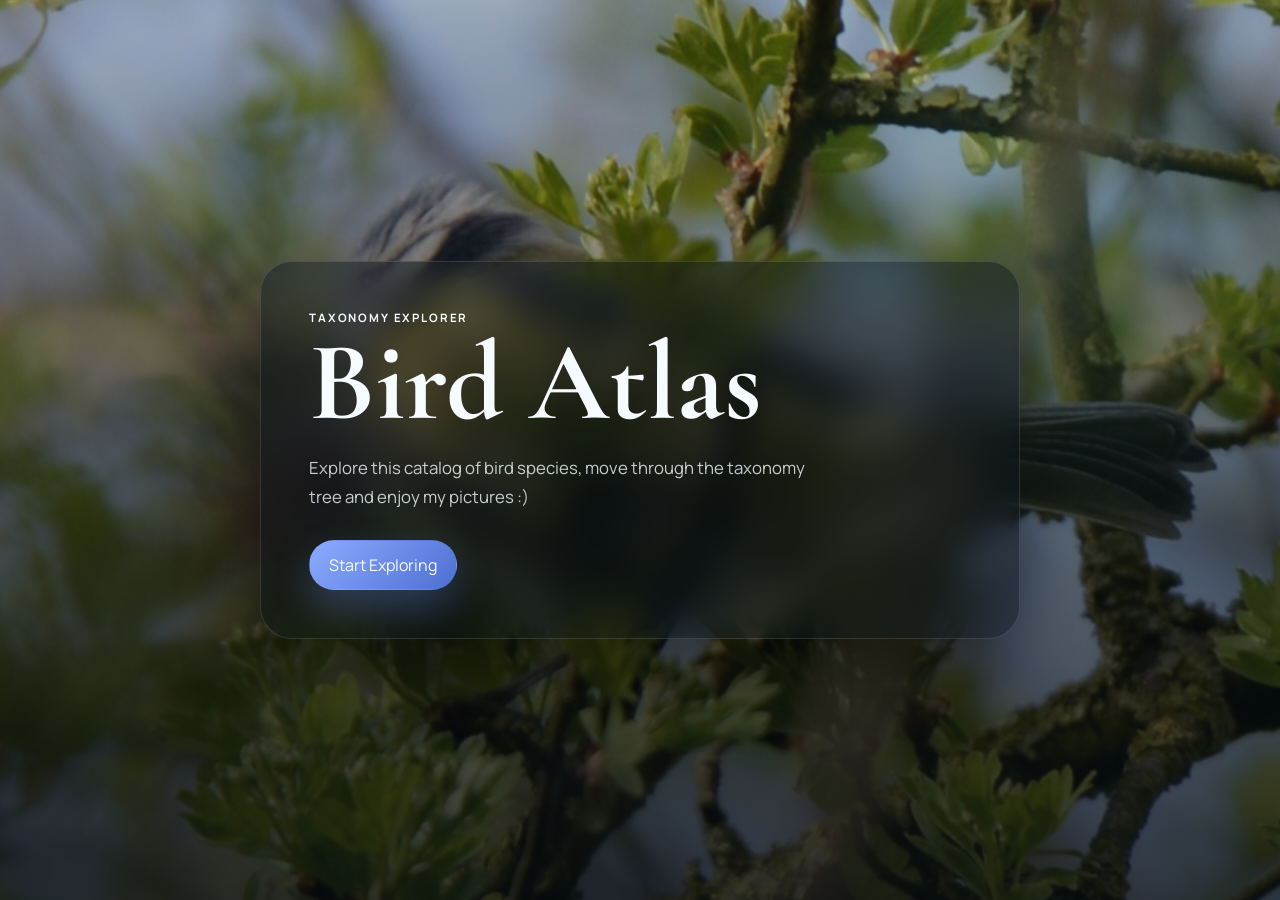
<file: index.html>
<!DOCTYPE html>
<html lang="en">
  <head>
    <meta charset="UTF-8" />
    <meta name="viewport" content="width=device-width, initial-scale=1.0" />
    <title>Bird Atlas</title>
    <link rel="preconnect" href="https://fonts.googleapis.com" />
    <link rel="preconnect" href="https://fonts.gstatic.com" crossorigin />
    <link
      href="https://fonts.googleapis.com/css2?family=Cormorant+Garamond:wght@500;600;700&family=Manrope:wght@400;500;600;700&display=swap"
      rel="stylesheet"
    />
    <link rel="stylesheet" href="./styles-dark.css" />
  </head>
  <body>
    <div class="page-shell">
      <section class="hero-screen" aria-labelledby="hero-title">
        <div class="hero-screen__backdrop"></div>
        <div class="hero-screen__content">
          <p class="eyebrow">Taxonomy explorer</p>
          <h1 id="hero-title">Bird Atlas</h1>
          <p class="hero-copy">
            Explore this catalog of bird species, move through the taxonomy
            tree and enjoy my pictures :)
          </p>
          <div class="hero-actions">
            <a class="primary-button" href="./browse.html">
              Start Exploring
            </a>
          </div>
        </div>
      </section>
    </div>
  </body>
</html>
</file>
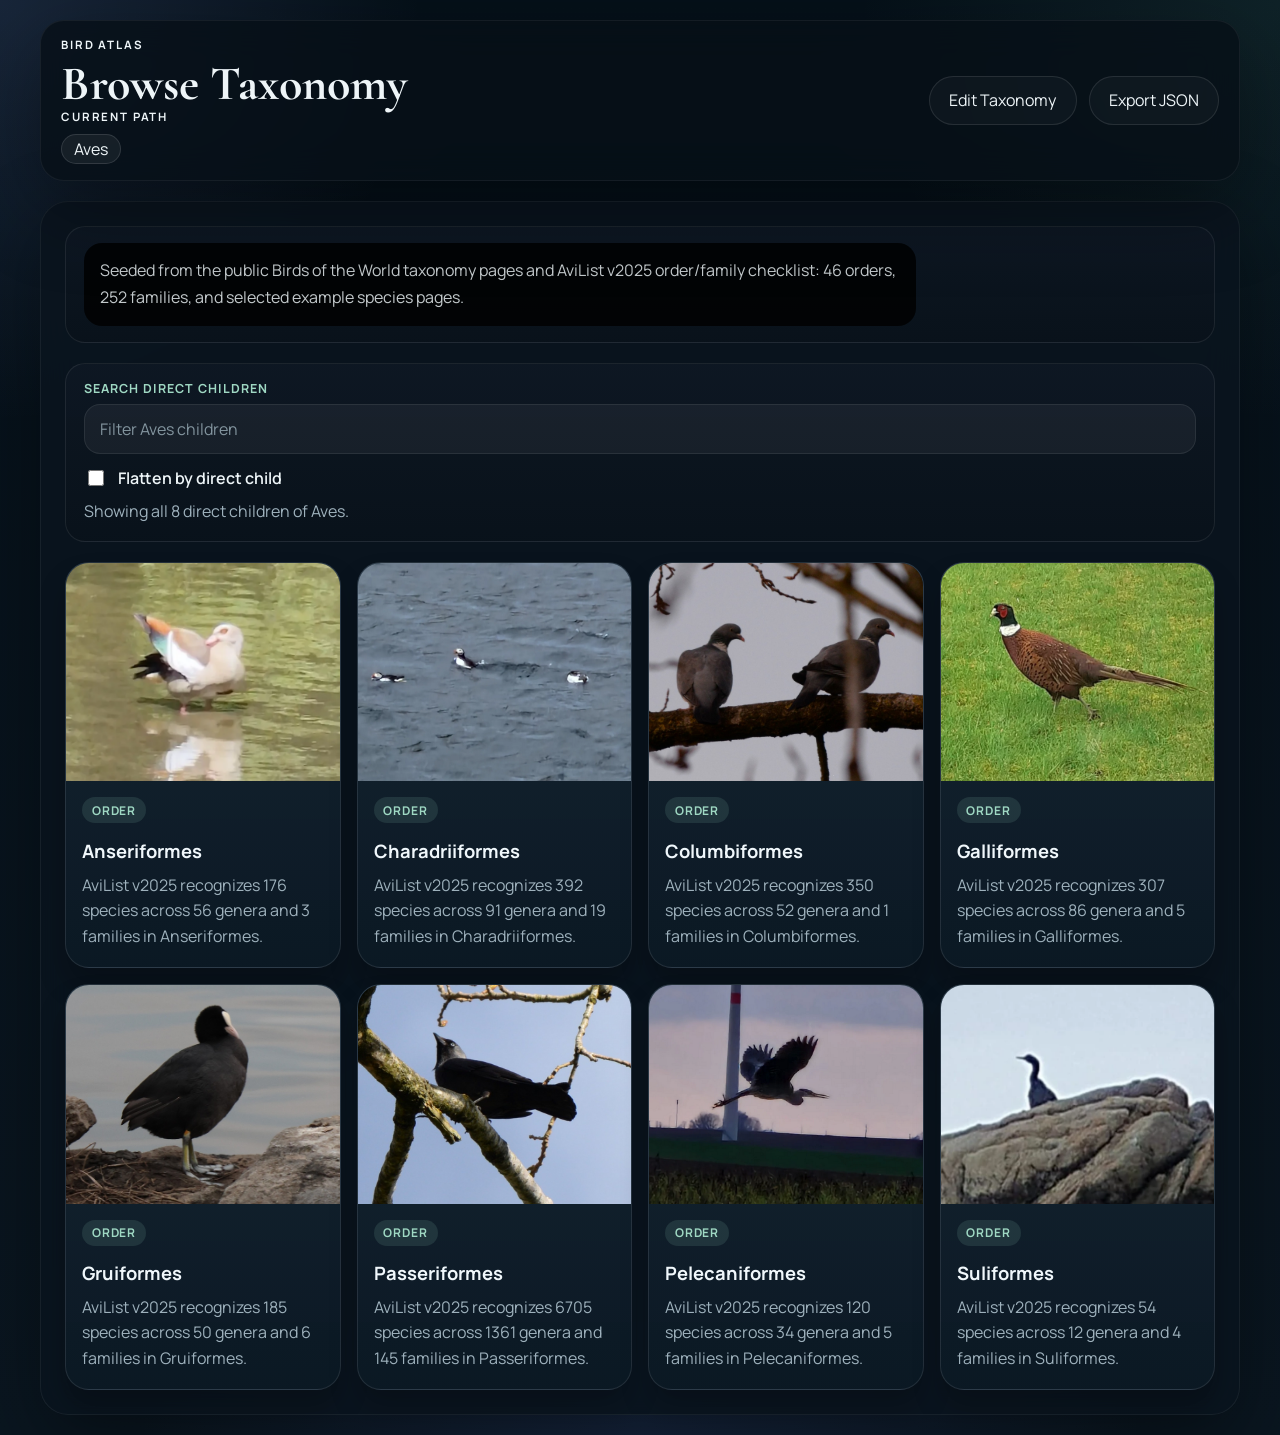
<file: browse.html>
<!DOCTYPE html>
<html lang="en">
  <head>
    <meta charset="UTF-8" />
    <meta name="viewport" content="width=device-width, initial-scale=1.0" />
    <title>Bird Atlas Browser</title>
    <link rel="preconnect" href="https://fonts.googleapis.com" />
    <link rel="preconnect" href="https://fonts.gstatic.com" crossorigin />
    <link
      href="https://fonts.googleapis.com/css2?family=Cormorant+Garamond:wght@500;600;700&family=Manrope:wght@400;500;600;700&display=swap"
      rel="stylesheet"
    />
    <link rel="stylesheet" href="./styles-dark.css" />
  </head>
  <body class="browse-page">
    <section class="app-screen browser-shell">
      <header class="topbar">
        <div class="topbar__meta">
          <p class="eyebrow">Bird Atlas</p>
          <h1 class="topbar__title">Browse Taxonomy</h1>
          <p class="eyebrow">Current path</p>
          <nav id="breadcrumb" class="breadcrumb" aria-label="Breadcrumb"></nav>
        </div>
        <div class="topbar__actions">
          <a class="ghost-button" id="open-editor-link" href="./edit.html">
            Edit Taxonomy
          </a>
          <button class="ghost-button" id="export-button" type="button">
            Export JSON
          </button>
        </div>
      </header>
      <p class="eyebrow topbar-status" id="file-status"></p>

      <main class="browse-layout">
        <section class="content-panel browse-panel">
          <div id="view"></div>
        </section>
      </main>
    </section>

    <script type="module" src="./app.js"></script>
  </body>
</html>
</file>
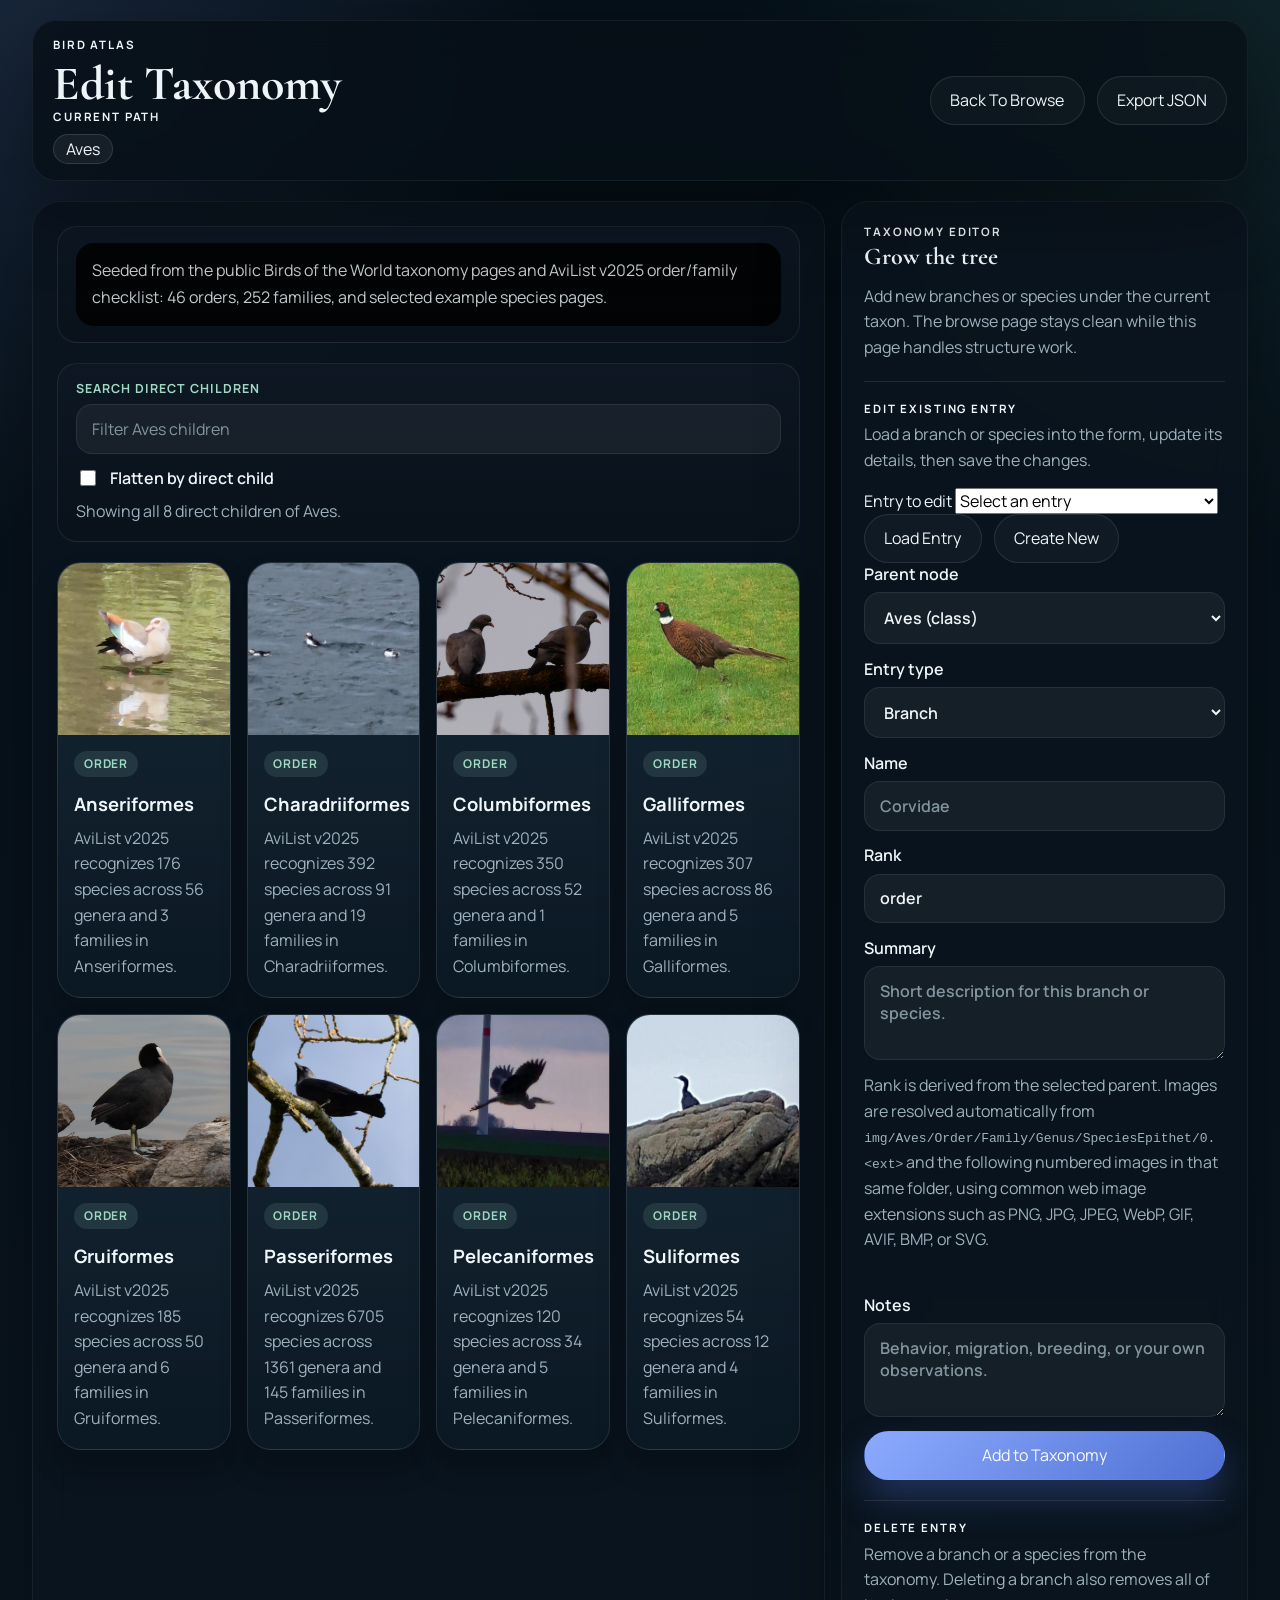
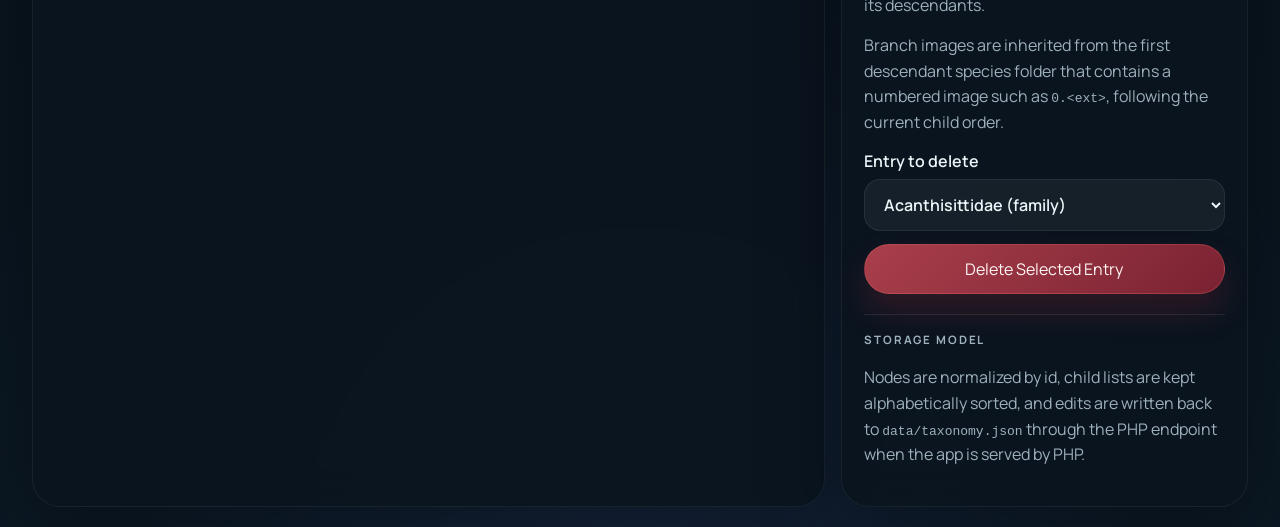
<file: edit.html>
<!DOCTYPE html>
<html lang="en">
  <head>
    <meta charset="UTF-8" />
    <meta name="viewport" content="width=device-width, initial-scale=1.0" />
    <title>Bird Atlas Editor</title>
    <link rel="preconnect" href="https://fonts.googleapis.com" />
    <link rel="preconnect" href="https://fonts.gstatic.com" crossorigin />
    <link
      href="https://fonts.googleapis.com/css2?family=Cormorant+Garamond:wght@500;600;700&family=Manrope:wght@400;500;600;700&display=swap"
      rel="stylesheet"
    />
    <link rel="stylesheet" href="./styles-dark.css" />
  </head>
  <body class="edit-page">
    <section class="app-screen editor-shell">
      <header class="topbar">
        <div class="topbar__meta">
          <p class="eyebrow">Bird Atlas</p>
          <h1 class="topbar__title">Edit Taxonomy</h1>
          <p class="eyebrow">Current path</p>
          <nav id="breadcrumb" class="breadcrumb" aria-label="Breadcrumb"></nav>
        </div>
        <div class="topbar__actions">
          <a class="ghost-button" id="open-browse-link" href="./browse.html">
            Back To Browse
          </a>
          <button class="ghost-button" id="export-button" type="button">
            Export JSON
          </button>
        </div>
      </header>
      <p class="eyebrow topbar-status" id="file-status"></p>

      <main class="main-grid">
        <section class="content-panel">
          <div id="view"></div>
        </section>

        <aside class="editor-panel">
          <div class="editor-panel__header">
            <p class="eyebrow">Taxonomy editor</p>
            <h2>Grow the tree</h2>
            <p>
              Add new branches or species under the current taxon. The browse
              page stays clean while this page handles structure work.
            </p>
          </div>

          <section class="delete-panel">
            <p class="eyebrow">Edit existing entry</p>
            <p class="delete-copy">
              Load a branch or species into the form, update its details, then
              save the changes.
            </p>
            <label>
              Entry to edit
              <select id="edit-node-id" name="editNodeId"></select>
            </label>
            <div class="topbar__actions">
              <button class="ghost-button" id="load-entry-button" type="button">
                Load Entry
              </button>
              <button
                class="ghost-button hidden"
                id="cancel-edit-button"
                type="button"
              >
                Create New
              </button>
            </div>
          </section>

          <form id="editor-form" class="editor-form">
            <label>
              Parent node
              <select id="parent-id" name="parentId" required></select>
            </label>

            <label>
              Entry type
              <select id="node-type" name="nodeType">
                <option value="taxon">Branch</option>
                <option value="species">Leaf</option>
              </select>
            </label>

            <label>
              Name
              <input id="label" name="label" type="text" placeholder="Corvidae" required />
            </label>

            <label>
              Rank
              <input id="rank" name="rank" type="text" placeholder="Automatic" required readonly />
            </label>

            <label>
              Summary
              <textarea
                id="summary"
                name="summary"
                rows="3"
                placeholder="Short description for this branch or species."
              ></textarea>
            </label>

            <p class="delete-copy">
              Rank is derived from the selected parent. Images are resolved
              automatically from
              <code>img/Aves/Order/Family/Genus/SpeciesEpithet/0.&lt;ext&gt;</code>
              and the following numbered images in that same folder, using
              common web image extensions such as PNG, JPG, JPEG, WebP, GIF,
              AVIF, BMP, or SVG.
            </p>

            <div id="leaf-fields" class="leaf-fields"></div>

            <label id="species-extra" class="hidden">
              Notes
              <textarea
                id="notes"
                name="notes"
                rows="3"
                placeholder="Behavior, migration, breeding, or your own observations."
              ></textarea>
            </label>

            <button class="primary-button" id="submit-button" type="submit">
              Add to Taxonomy
            </button>
          </form>

          <section class="delete-panel">
            <p class="eyebrow">Delete entry</p>
            <p class="delete-copy">
              Remove a branch or a species from the taxonomy. Deleting a branch
              also removes all of its descendants.
            </p>
            <p class="delete-copy">
              Branch images are inherited from the first descendant species
              folder that contains a numbered image such as
              <code>0.&lt;ext&gt;</code>, following the current child order.
            </p>
            <form id="delete-form" class="delete-form">
              <label>
                Entry to delete
                <select id="delete-node-id" name="deleteNodeId"></select>
              </label>
              <button class="danger-button" type="submit">Delete Selected Entry</button>
            </form>
          </section>

          <div class="storage-note">
            <p class="eyebrow">Storage model</p>
            <p>
              Nodes are normalized by id, child lists are kept alphabetically
              sorted, and edits are written back to
              <code>data/taxonomy.json</code> through the PHP endpoint when the
              app is served by PHP.
            </p>
          </div>
        </aside>
      </main>
    </section>

    <template id="leaf-field-template">
      <label class="dynamic-field">
        <span></span>
        <input type="text" />
      </label>
    </template>

    <script type="module" src="./app.js"></script>
  </body>
</html>
</file>
<file: styles-dark.css>
:root {
  --bg: #061119;
  --bg-deep: #0d1a24;
  --panel: rgba(11, 21, 31, 0.9);
  --panel-strong: #122433;
  --text: #eef5f8;
  --text-soft: #9eb1bc;
  --accent: #8cabff;
  --accent-deep: #4e6fd2;
  --mint: #9fd8c3;
  --line: rgba(238, 245, 248, 0.1);
  --shadow: 0 28px 80px rgba(0, 0, 0, 0.36);
  --header-bg: rgba(7, 15, 23, 0.8);
}

* {
  box-sizing: border-box;
}

html {
  scroll-behavior: smooth;
}

body {
  margin: 0;
  min-height: 100vh;
  font-family: "Manrope", sans-serif;
  color: var(--text);
  background:
    radial-gradient(circle at 15% 15%, rgba(140, 171, 255, 0.16), transparent 22%),
    radial-gradient(circle at 88% 10%, rgba(104, 195, 170, 0.14), transparent 20%),
    radial-gradient(circle at 50% 100%, rgba(78, 111, 210, 0.18), transparent 34%),
    linear-gradient(180deg, #030c13 0%, #09141d 55%, #0d1a24 100%);
}

button,
a,
input,
select,
textarea {
  font: inherit;
}

img {
  max-width: 100%;
}

button {
  cursor: pointer;
}

code {
  overflow-wrap: anywhere;
  word-break: break-word;
}

.hidden {
  display: none;
}

.page-shell {
  min-height: 100vh;
}

body.browse-page,
body.edit-page {
  background:
    radial-gradient(circle at top left, rgba(140, 171, 255, 0.14), transparent 22%),
    radial-gradient(circle at 100% 0%, rgba(104, 195, 170, 0.1), transparent 22%),
    radial-gradient(circle at 50% 100%, rgba(78, 111, 210, 0.16), transparent 32%),
    linear-gradient(180deg, #051019 0%, #0a1620 100%);
}

.hero-screen {
  position: relative;
  min-height: 100vh;
  display: grid;
  place-items: center;
  overflow: hidden;
}

.hero-screen__backdrop {
  position: absolute;
  inset: 0;
  background:
    linear-gradient(rgba(4, 10, 16, 0.28), rgba(4, 10, 16, 0.8)),
    url("./img/Aves/Passeriformes/Paridae/Cyanistes/Caeruleus/0.png")
      center/cover no-repeat;
  transform: scale(1.04);
}

.hero-screen__backdrop::after {
  content: "";
  position: absolute;
  inset: 0;
  background:
    radial-gradient(circle at 18% 22%, rgba(140, 171, 255, 0.18), transparent 26%),
    radial-gradient(circle at 80% 25%, rgba(104, 195, 170, 0.16), transparent 28%);
  animation: drift 18s ease-in-out infinite alternate;
}

.hero-screen__content {
  position: relative;
  z-index: 1;
  width: min(760px, calc(100% - 2.5rem));
  padding: 3rem;
  border: 1px solid rgba(255, 255, 255, 0.12);
  border-radius: 32px;
  color: #f5fbff;
  background: rgba(7, 16, 24, 0.42);
  backdrop-filter: blur(18px);
  box-shadow: var(--shadow);
  animation: rise 0.8s ease;
}

.eyebrow {
  margin: 0 0 0.4rem;
  text-transform: uppercase;
  letter-spacing: 0.16em;
  font-size: 0.72rem;
  font-weight: 700;
}

.hero-screen h1,
.editor-panel h2,
.view-heading h2,
.species-hero h2,
.topbar__title {
  margin: 0;
  font-family: "Cormorant Garamond", serif;
  line-height: 0.92;
}

.hero-screen h1 {
  font-size: clamp(4rem, 10vw, 7rem);
}

.hero-copy {
  width: min(100%, 32rem);
  margin: 1.25rem 0 0;
  font-size: 1.05rem;
  line-height: 1.7;
  color: rgba(238, 245, 248, 0.82);
}

.hero-actions,
.topbar__actions {
  display: flex;
  flex-wrap: wrap;
  gap: 0.75rem;
}

.topbar-status {
  margin: 0 0 1.25rem;
  color: var(--text-soft);
}

.hero-actions {
  margin-top: 1.8rem;
}

.primary-button,
.ghost-button {
  display: inline-flex;
  align-items: center;
  justify-content: center;
  min-height: 3rem;
  padding: 0.8rem 1.2rem;
  border-radius: 999px;
  border: 1px solid transparent;
  text-decoration: none;
  transition:
    transform 160ms ease,
    background 160ms ease,
    border-color 160ms ease,
    box-shadow 160ms ease;
}

.primary-button {
  color: #f7fbff;
  background: linear-gradient(135deg, var(--accent) 0%, var(--accent-deep) 100%);
  box-shadow: 0 18px 36px rgba(78, 111, 210, 0.34);
}

.ghost-button {
  color: inherit;
  background: rgba(255, 255, 255, 0.03);
  border-color: rgba(255, 255, 255, 0.1);
}

.primary-button:hover,
.ghost-button:hover,
.card:hover,
.breadcrumb button:hover {
  transform: translateY(-2px);
}

.app-screen {
  padding: 1.25rem;
}

.browser-shell {
  width: min(1240px, calc(100% - 1.5rem));
  margin: 0 auto;
}

.editor-shell {
  width: min(1380px, calc(100% - 1.5rem));
  margin: 0 auto;
}

.topbar {
  position: sticky;
  top: 0;
  z-index: 10;
  display: flex;
  justify-content: space-between;
  gap: 1rem;
  align-items: center;
  padding: 1rem 1.25rem;
  margin-bottom: 1rem;
  border: 1px solid rgba(255, 255, 255, 0.06);
  border-radius: 24px;
  color: #eef5f8;
  background: var(--header-bg);
  backdrop-filter: blur(18px);
  box-shadow: var(--shadow);
}

.topbar__meta {
  display: grid;
  gap: 0.2rem;
  min-width: 0;
}

.topbar__title {
  font-size: clamp(2rem, 4vw, 3rem);
}

.breadcrumb {
  display: flex;
  flex-wrap: wrap;
  gap: 0.55rem;
  align-items: center;
  min-width: 0;
}

.breadcrumb button {
  padding: 0.2rem 0.75rem;
  border-radius: 999px;
  border: 1px solid rgba(255, 255, 255, 0.12);
  color: #eef5f8;
  background: rgba(255, 255, 255, 0.06);
  max-width: 100%;
  overflow-wrap: anywhere;
}

.breadcrumb span {
  opacity: 0.62;
}

.main-grid {
  display: grid;
  grid-template-columns: minmax(0, 1.85fr) minmax(310px, 0.95fr);
  gap: 1rem;
}

.browse-layout {
  display: block;
}

.content-panel,
.editor-panel {
  min-width: 0;
  border: 1px solid rgba(255, 255, 255, 0.06);
  border-radius: 28px;
  background: var(--panel);
  box-shadow: var(--shadow);
  backdrop-filter: blur(18px);
}

.content-panel {
  padding: 1.5rem;
}

.browse-panel {
  min-height: calc(100vh - 8rem);
}

.editor-panel {
  padding: 1.4rem;
  position: sticky;
  top: 1rem;
  height: fit-content;
}

.editor-panel__header p:last-child {
  color: var(--text-soft);
  line-height: 1.6;
}

.view-heading,
.species-hero {
  display: grid;
  gap: 0.9rem;
}

.view-heading {
  margin-bottom: 1.25rem;
}

.view-heading--hero {
  min-height: 244px;
  padding: 1.4rem;
  border: 1px solid rgba(255, 255, 255, 0.08);
  border-radius: 28px;
  align-content: end;
  color: #f4fbff;
  background: linear-gradient(180deg, rgba(14, 24, 35, 0.96), rgba(9, 18, 27, 0.98));
}

.view-heading--hero .summary {
  color: rgba(238, 245, 248, 0.84);
}

.browse-intro {
  margin-bottom: 1.25rem;
  padding: 1rem 1.1rem;
  border: 1px solid rgba(255, 255, 255, 0.08);
  border-radius: 20px;
  background: linear-gradient(180deg, rgba(14, 24, 35, 0.96), rgba(9, 18, 27, 0.98));
}

.browse-intro .summary {
  color: rgba(238, 245, 248, 0.82);
}

.branch-search {
  display: grid;
  gap: 0.6rem;
  margin-bottom: 1.25rem;
  padding: 1rem 1.1rem;
  border: 1px solid rgba(255, 255, 255, 0.08);
  border-radius: 20px;
  background: linear-gradient(180deg, rgba(14, 24, 35, 0.96), rgba(9, 18, 27, 0.98));
}

.branch-search__field {
  display: grid;
  gap: 0.45rem;
}

.branch-search__controls {
  display: grid;
  gap: 0.85rem;
}

.branch-search__label {
  font-size: 0.78rem;
  font-weight: 700;
  letter-spacing: 0.08em;
  text-transform: uppercase;
  color: var(--mint);
}

.branch-search__field input {
  width: 100%;
  padding: 0.8rem 0.95rem;
  color: var(--text);
  border: 1px solid rgba(255, 255, 255, 0.08);
  border-radius: 16px;
  background: rgba(255, 255, 255, 0.05);
}

.branch-search__field input::placeholder {
  color: rgba(158, 177, 188, 0.8);
}

.branch-toggle {
  display: inline-flex;
  align-items: center;
  gap: 0.7rem;
  width: fit-content;
  color: var(--text);
  font-weight: 600;
}

.branch-toggle input {
  width: 1rem;
  height: 1rem;
  accent-color: var(--mint);
}

.branch-search__status {
  margin: 0;
  color: var(--text-soft);
  line-height: 1.6;
}

.image-copy-box {
  display: grid;
  gap: 0.75rem;
  width: min(100%, 52rem);
  max-width: min(100%, 52rem);
  padding: 0.9rem 1rem;
  border-radius: 18px;
  background: rgba(0, 0, 0, 0.82);
}

.image-copy-box .eyebrow,
.image-copy-box h2,
.image-copy-box .summary {
  max-width: 100%;
}

.view-heading h2,
.species-hero h2 {
  font-size: clamp(2.4rem, 4vw, 4rem);
}

.summary {
  margin: 0;
  max-width: 48rem;
  line-height: 1.7;
  color: var(--text-soft);
}

.card-grid,
.detail-grid {
  display: grid;
  gap: 1rem;
}

.card-grid {
  grid-template-columns: repeat(4, minmax(0, 1fr));
}

.card-grid--grouped {
  grid-template-columns: 1fr;
  gap: 1.5rem;
}

.branch-group {
  display: grid;
  gap: 0.85rem;
}

.branch-group__title {
  padding: 0;
  border: 0;
  background: none;
  color: #f0f7fb;
  font-family: "Cormorant Garamond", serif;
  font-size: clamp(2rem, 3vw, 2.7rem);
  font-weight: 700;
  text-align: left;
}

.branch-group__title:hover {
  color: var(--mint);
}

.card {
  border: 1px solid var(--line);
  border-radius: 24px;
  padding: 0;
  overflow: hidden;
  background:
    linear-gradient(180deg, rgba(22, 38, 52, 0.92), rgba(11, 24, 35, 0.98)),
    var(--panel-strong);
  text-align: left;
  transition:
    transform 180ms ease,
    box-shadow 180ms ease,
    border-color 180ms ease;
  box-shadow: 0 18px 28px rgba(0, 0, 0, 0.22);
}

.card:hover {
  border-color: rgba(140, 171, 255, 0.26);
  box-shadow: 0 24px 46px rgba(0, 0, 0, 0.32);
}

.card__media {
  min-height: 172px;
  background:
    linear-gradient(180deg, rgba(12, 24, 34, 0.8), rgba(7, 15, 23, 0.92)),
    #09141d;
}

.card__image {
  display: block;
  width: 100%;
  min-height: 172px;
  aspect-ratio: 5 / 4;
  object-fit: cover;
}

.card__rank {
  display: inline-block;
  margin: 1rem 1rem 0;
  padding: 0.28rem 0.6rem;
  border-radius: 999px;
  background: rgba(159, 216, 195, 0.12);
  color: var(--mint);
  font-size: 0.75rem;
  font-weight: 700;
  text-transform: uppercase;
  letter-spacing: 0.08em;
}

.card h3 {
  margin: 0.9rem 1rem 0.55rem;
  font-size: 1.15rem;
  color: #f0f7fb;
}

.card p {
  margin: 0 1rem 1.1rem;
  color: var(--text-soft);
  line-height: 1.6;
}

.species-layout {
  display: grid;
  gap: 1.2rem;
}

.species-hero {
  display: grid;
  gap: 1rem;
  border-radius: 28px;
  padding: 1.4rem;
  color: #f4fbff;
  background: linear-gradient(180deg, rgba(14, 24, 35, 0.96), rgba(9, 18, 27, 0.98));
  box-shadow: inset 0 0 0 1px rgba(255, 255, 255, 0.06);
}

.species-gallery {
  display: grid;
  grid-template-areas:
    "prev frame next"
    "status status status";
  grid-template-columns: auto minmax(0, 1fr) auto;
  gap: 0.9rem;
  align-items: center;
  width: min(100%, 56rem);
  margin: 0 auto;
}

.species-gallery__frame {
  grid-area: frame;
  aspect-ratio: 5 / 4;
  border-radius: 24px;
  overflow: hidden;
  border: 1px solid rgba(255, 255, 255, 0.08);
  background: rgba(0, 0, 0, 0.75);
}

.species-gallery__image {
  display: block;
  width: 100%;
  height: 100%;
  object-fit: contain;
  background: #000;
}

.gallery-button {
  width: 2.8rem;
  height: 2.8rem;
  border: 1px solid rgba(255, 255, 255, 0.14);
  border-radius: 999px;
  color: #f4fbff;
  background: rgba(0, 0, 0, 0.75);
  font-size: 1.5rem;
  line-height: 1;
}

[data-gallery-action="prev"] {
  grid-area: prev;
}

[data-gallery-action="next"] {
  grid-area: next;
}

.gallery-button:disabled {
  opacity: 0.45;
  cursor: default;
}

.species-gallery__status {
  grid-area: status;
  margin: 0;
  text-align: center;
  color: var(--text-soft);
}

.species-meta {
  display: flex;
  flex-wrap: wrap;
  gap: 0.65rem;
}

.species-meta span {
  padding: 0.35rem 0.75rem;
  border-radius: 999px;
  background: rgba(255, 255, 255, 0.1);
}

.detail-grid {
  grid-template-columns: repeat(auto-fit, minmax(180px, 1fr));
}

.detail-card,
.notes-card {
  border: 1px solid var(--line);
  border-radius: 24px;
  padding: 1rem;
  background: linear-gradient(180deg, rgba(20, 33, 45, 0.9), rgba(12, 23, 33, 0.96));
  box-shadow: 0 14px 30px rgba(0, 0, 0, 0.18);
}

.detail-card h3,
.notes-card h3 {
  margin: 0 0 0.5rem;
  font-size: 0.9rem;
  text-transform: uppercase;
  letter-spacing: 0.08em;
  color: var(--mint);
}

.detail-card p,
.notes-card p {
  margin: 0;
  color: var(--text-soft);
  line-height: 1.7;
}

.editor-form {
  display: grid;
  gap: 0.85rem;
}

.editor-form label,
.dynamic-field {
  display: grid;
  gap: 0.45rem;
  font-weight: 600;
}

.editor-form input,
.editor-form select,
.editor-form textarea {
  width: 100%;
  padding: 0.8rem 0.95rem;
  color: var(--text);
  border: 1px solid rgba(255, 255, 255, 0.08);
  border-radius: 16px;
  background: rgba(255, 255, 255, 0.05);
}

.editor-form input::placeholder,
.editor-form textarea::placeholder {
  color: rgba(158, 177, 188, 0.8);
}

.leaf-fields {
  display: grid;
  gap: 0.85rem;
}

.delete-panel {
  margin-top: 1.25rem;
  padding-top: 1.2rem;
  border-top: 1px solid var(--line);
}

.delete-copy {
  margin: 0 0 0.9rem;
  color: var(--text-soft);
  line-height: 1.6;
}

.delete-form {
  display: grid;
  gap: 0.85rem;
}

.delete-form label {
  display: grid;
  gap: 0.45rem;
  font-weight: 600;
}

.delete-form select {
  width: 100%;
  padding: 0.8rem 0.95rem;
  color: var(--text);
  border: 1px solid rgba(255, 255, 255, 0.08);
  border-radius: 16px;
  background: rgba(255, 255, 255, 0.05);
}

.danger-button {
  display: inline-flex;
  align-items: center;
  justify-content: center;
  min-height: 3rem;
  padding: 0.8rem 1.2rem;
  border: 1px solid rgba(255, 118, 118, 0.24);
  border-radius: 999px;
  color: #fff5f5;
  background: linear-gradient(135deg, #a93f4b 0%, #7a2232 100%);
  box-shadow: 0 18px 32px rgba(122, 34, 50, 0.32);
}

.danger-button:disabled {
  cursor: not-allowed;
  opacity: 0.5;
  box-shadow: none;
}

.storage-note {
  margin-top: 1.25rem;
  padding-top: 1rem;
  border-top: 1px solid var(--line);
  color: var(--text-soft);
  line-height: 1.6;
}

.topbar > .topbar__actions,
.delete-panel .topbar__actions {
  min-width: 0;
}

.empty-state {
  padding: 2rem;
  border: 1px dashed rgba(255, 255, 255, 0.14);
  border-radius: 24px;
  color: var(--text-soft);
  background: rgba(255, 255, 255, 0.03);
}

@keyframes rise {
  from {
    opacity: 0;
    transform: translateY(26px);
  }

  to {
    opacity: 1;
    transform: translateY(0);
  }
}

@keyframes drift {
  from {
    transform: translate3d(-2%, 0, 0) scale(1);
  }

  to {
    transform: translate3d(2%, -2%, 0) scale(1.04);
  }
}

@media (max-width: 980px) {
  .topbar {
    align-items: flex-start;
    flex-direction: column;
  }

  .topbar > .topbar__actions {
    width: 100%;
  }

  .main-grid {
    grid-template-columns: 1fr;
  }

  .card-grid {
    grid-template-columns: repeat(2, minmax(0, 1fr));
  }

  .editor-panel {
    position: static;
  }
}

@media (max-width: 720px) {
  .hero-screen {
    padding: 1rem;
    place-items: end center;
  }

  .hero-screen__content,
  .content-panel,
  .editor-panel,
  .topbar,
  .view-heading--hero,
  .species-hero {
    border-radius: 22px;
  }

  .hero-screen__content,
  .content-panel,
  .editor-panel {
    padding: 1.1rem;
  }

  .hero-screen__content {
    width: 100%;
  }

  .hero-screen h1 {
    font-size: clamp(3rem, 16vw, 4.8rem);
  }

  .hero-copy {
    width: 100%;
    font-size: 1rem;
    line-height: 1.6;
  }

  .topbar {
    position: static;
    align-items: flex-start;
    flex-direction: column;
    padding: 1rem;
    gap: 0.85rem;
  }

  .topbar__title {
    font-size: clamp(1.8rem, 10vw, 2.5rem);
  }

  .topbar > .topbar__actions {
    display: grid;
    grid-template-columns: 1fr;
  }

  .topbar > .topbar__actions > *,
  .hero-actions > *,
  .editor-form > .primary-button,
  .delete-form > .danger-button {
    width: 100%;
  }

  .app-screen {
    padding: 0.8rem;
  }

  .topbar-status {
    margin-bottom: 1rem;
  }

  .breadcrumb {
    flex-wrap: nowrap;
    overflow-x: auto;
    padding-bottom: 0.25rem;
    -webkit-overflow-scrolling: touch;
    scrollbar-width: thin;
  }

  .breadcrumb button,
  .breadcrumb span {
    flex: 0 0 auto;
  }

  .browse-panel,
  .view-heading--hero {
    min-height: 0;
  }

  .browse-intro,
  .branch-search,
  .view-heading--hero,
  .species-hero {
    padding: 1.1rem;
  }

  .image-copy-box {
    width: 100%;
    padding: 0.85rem 0.9rem;
  }

  .card-grid,
  .detail-grid {
    grid-template-columns: 1fr;
  }

  .card-grid--grouped,
  .branch-group .card-grid {
    grid-template-columns: 1fr;
  }

  .card__media,
  .card__image {
    min-height: 0;
  }

  .species-gallery {
    grid-template-areas:
      "frame frame"
      "prev next"
      "status status";
    grid-template-columns: repeat(2, minmax(0, 1fr));
  }

  .gallery-button {
    width: 100%;
    height: 3rem;
  }

  .delete-panel .topbar__actions {
    display: grid;
    grid-template-columns: repeat(2, minmax(0, 1fr));
  }

  .species-meta span {
    max-width: 100%;
    overflow-wrap: anywhere;
  }
}

@media (max-width: 520px) {
  .hero-screen__content,
  .content-panel,
  .editor-panel,
  .topbar,
  .view-heading--hero,
  .species-hero,
  .detail-card,
  .notes-card,
  .card {
    border-radius: 20px;
  }

  .hero-screen__content,
  .content-panel,
  .editor-panel,
  .topbar {
    padding: 1rem;
  }

  .delete-panel .topbar__actions {
    grid-template-columns: 1fr;
  }

  .species-meta span {
    width: 100%;
  }
}
</file>
